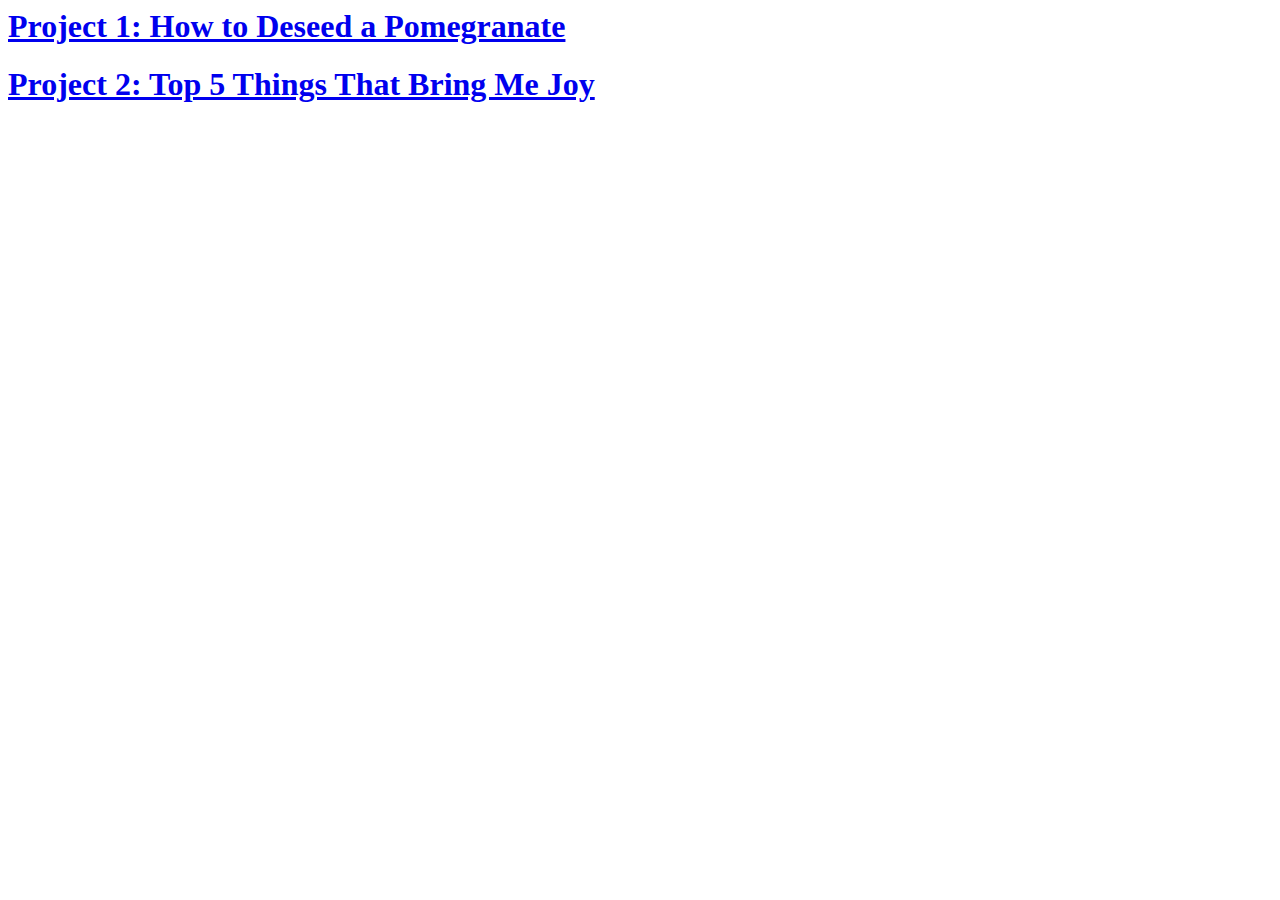
<file: index.html>
<html>
    <head>
        <title>Core 2 Interaction Lab</title>

    </head>


    <body>
        <a href="project-01/index.html"><h1>Project 1: How to Deseed a Pomegranate</h1></a>
        <a href="project-02/index.html"><h1>Project 2: Top 5 Things That Bring Me Joy</h1></a>
    </body>
</html>
</file>
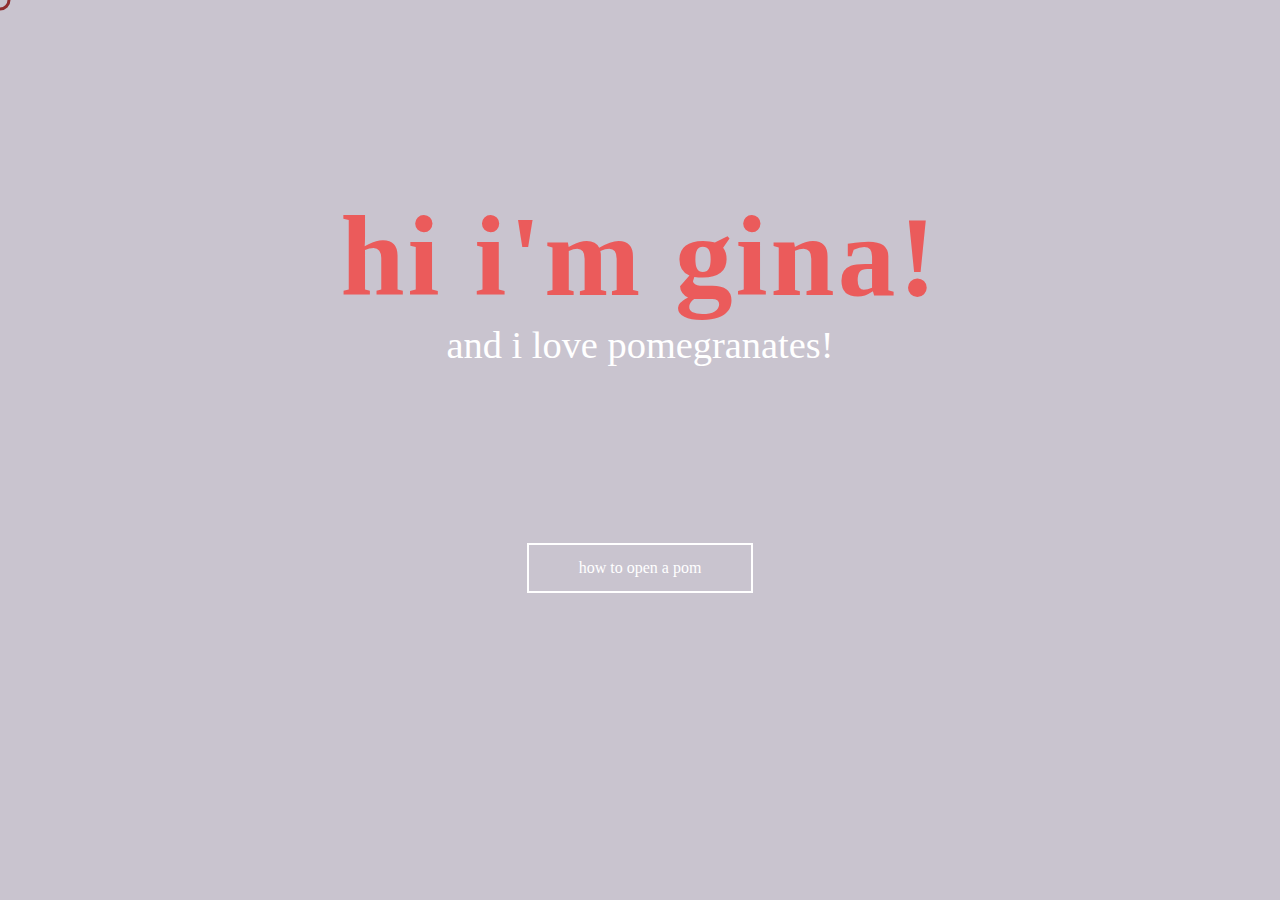
<file: project-01/index.html>
<html>
    <head>
        <title>Show Me What You Got</title>
        
        <link rel="stylesheet" href="css/style.css">
        <script src="js/global.js"></script>
    </head>

    <body>

        <div class="cursor"></div>

        <main class="scroll-container">
            <section id="title-container">
                <h1 id="name">hi i'm gina!</h1>
                <h2 id="subtitle">and i love <mark>pomegranates!</mark></h2>

                <a href="#text" id="button">how to open a pom</a>
            </section>

            <section>
                <h2 id="text">this is how you deseed a pomegranate!</h2>

                <ul>
                    <li>
                        <img src="media/one.jpg">
                        <h2 class="caption">cut the butt of the pomegranate off</h2>
                    </li>
                    <li>
                        <img src="media/two.jpg">
                        <h2 class="caption">cut the crown of the pomegranate off too</h2>
                    </li>
                    <li>
                        <img src="media/three.jpg">
                        <h2 class="caption">make shallow cuts along the ridges on the outside of the pomegranate</h2>
                    </li>
                    <li>
                        <img src="media/four.jpg">
                        <h2 class="caption">pry open the pomegranate</h2>
                    </li>
                    <li>
                        <img src="media/five.jpg">
                        <h2 class="caption">pry the seeds away from the peel and into a bowl!</h2>
                    </li>
                </ul>

                <section id="spotify">
                    <iframe src="https://open.spotify.com/embed/track/1jNKhbKmDgYSHHSCEeMXey" width="300" height="380" frameborder="0" allowtransparency="true" allow="encrypted-media"></iframe>
<h2 class="caption">and some fun pom deseeding music!</h2>

                </section>

                
            </section>





        </main>


        
    </body>
</html>
</file>
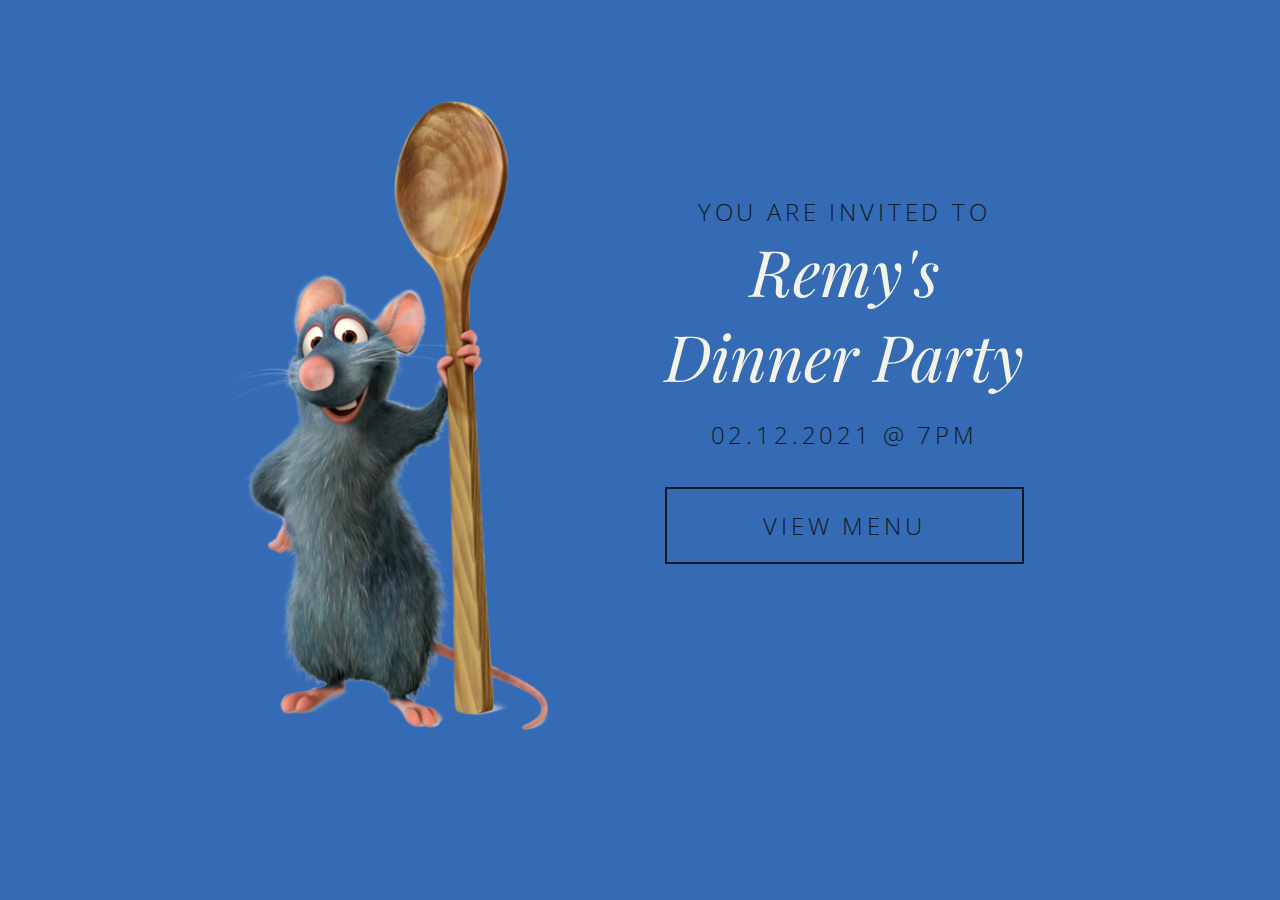
<file: project-03/index.html>
<html>
    <head>    
        <title>Remy's Dinner Party</title>

        <link rel="stylesheet" href="css/style.css">
        <link rel="stylesheet" href="css/fonts.css">
    </head>

    <body id="invitation-body">
        <div class="container">
            <div class="item">
                <img id="remy-pic" src="media/remy.png">
            </div>

            <div class="item">
                <h2 class="subheading">YOU ARE INVITED TO</h2>
                <h1 class="title">Remy's <br>Dinner Party</h1>
                <h2 class="subheading">02.12.2021 @ 7PM</h2>

                <a href="menu.html"><h3>VIEW MENU</h3></a>
                
            </div>

        </div>


    </body>





</html>
</file>
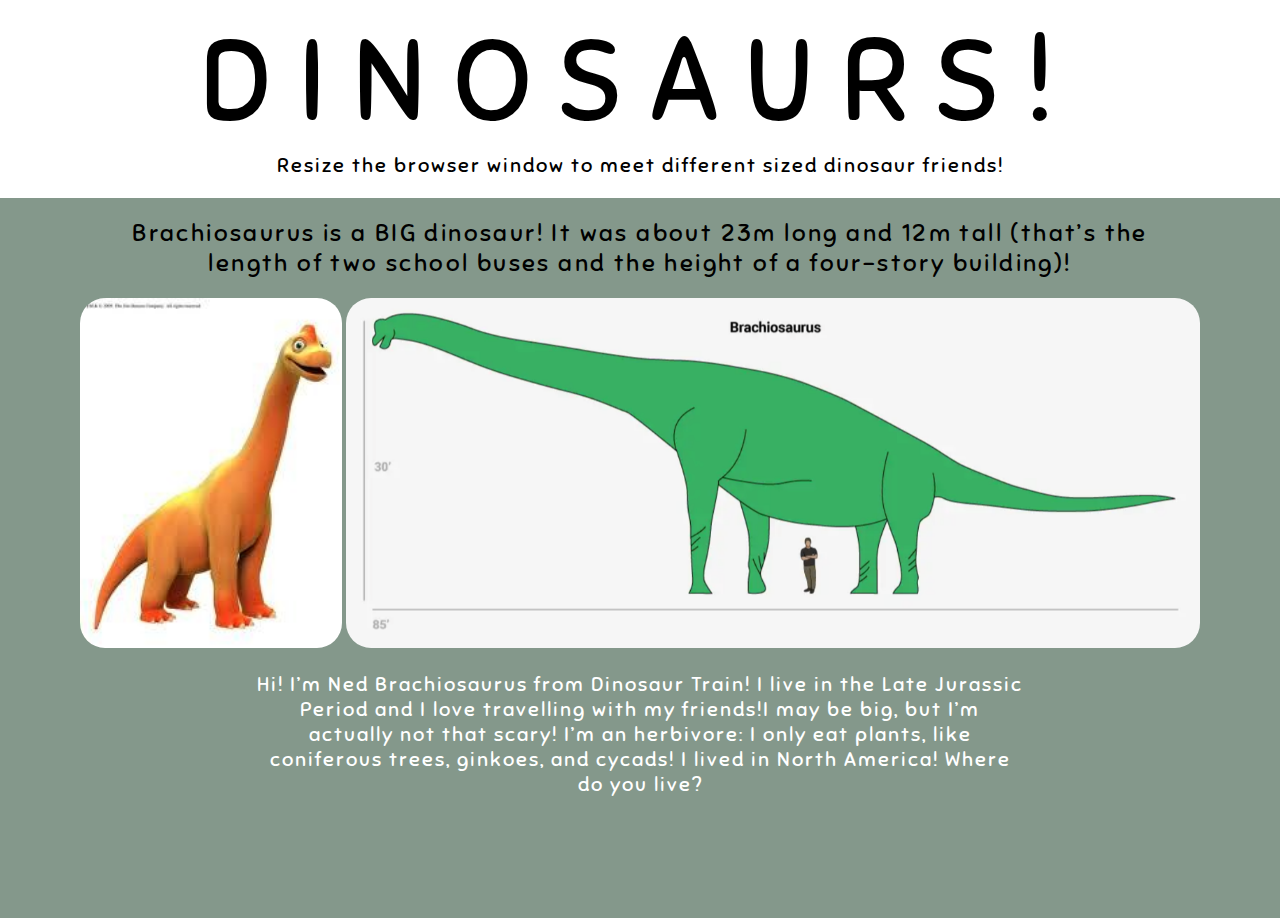
<file: project-04/index.html>
<html>
    <head>    
        <title>Dinosaurs!</title>

        <link rel="stylesheet" href="css/style.css">
        <link rel="stylesheet" href="css/fonts.css">

        <meta name="viewport" content="width=device-width, initial-scale=1">

    </head>

    <body>
        <div class="wrapper">
            <div class="one">
                <h1 class="title">DINOSAURS!</h1>

                <h2 class="subtitle">Resize the browser window to meet different sized dinosaur friends!</h2>
            </div>

            <section class="Brachiosaurus">

                <div class="two">
                    <h2 class="description"> Brachiosaurus is a BIG dinosaur! It was about 23m long and 12m tall (that’s the length of two school buses and the height of a four-story building)!</h2>
                </div>

                <section class="body-items">
                    <div class="body-1">
                        <img src="media/Ned.jpg" class="ned-img">
                        <img src="media/brachiosaurus.png" class="comparison-img">
                    </div>
                    
                    <div class="body-2">
                        <h3>Hi! I’m Ned Brachiosaurus from Dinosaur Train! I live in the Late Jurassic Period and I love travelling with my friends!I may be big, but I’m actually not that scary! I’m an herbivore: I only eat plants, like coniferous trees, ginkoes, and cycads! I lived in North America! Where do you live?
                        </h3>
                        </div>
                </section>
            </section>

            <section class="Triceratops">

                <div class="two">
                    <h2 class="description"> Triceratops is a medium sized dinosaur! An adult triceratops are about 8m long and 3m tall!</h2>
                </div>


                <section class="body-items">
                    <div class="body-1">
                        <img src="media/trixie.png" class="trixie-img">
                        <img src="media/triceratops.png" class="comparison-img2">
                    </div>
                    
                    <div class="body-2">
                        <h3>Hey there! I’m Trixie Triceratops from Toy Story 3! I might look fierce with my three horns, but I’m actually very friendly! I lived in the late Cretaceous Period, which was around 65million years ago!  Just like the Brachiosaurus, I was also an herbivore! Did you know that I have 800 teeth? That’s a lot! I use them to cut up and crush a lot of plants that I ate! 
                        </h3>
                        </div>
                </section>
            </section>
            
            <section class="Velociraptor">

                <div class="two">
                    <h2 class="description"> Velociraptors are a small dinosaur! They are about 2m long and .5m tall. They were actually only about the size of a domesticated turkey!</h2>
                </div>

                <section class="body-items">
                    <div class="body-1">
                        <img src="media/jurassic-park.jpg" class="velociraptor-img">
                        <img src="media/velociraptor.png" class="comparison-img3">
                    </div>
                    
                    <div class="body-2">
                        <h3>Hi! I'm the Velociraptor from Jurassic Park! I'm a bit different from the Triceratops and Brachiosaurus! I may be tiny, but I'm very powerful! I'm a carnivore, so I actually eat meat! I like to hunt and look for other dinosaurs to eat with my friends! Did you know that I have feathers? Unfortunately though, my arms are too short, so I cannot fly!
                        </h3>
                        </div>
                </section>
            </section>
        </div>

    </body>





</html>
</file>
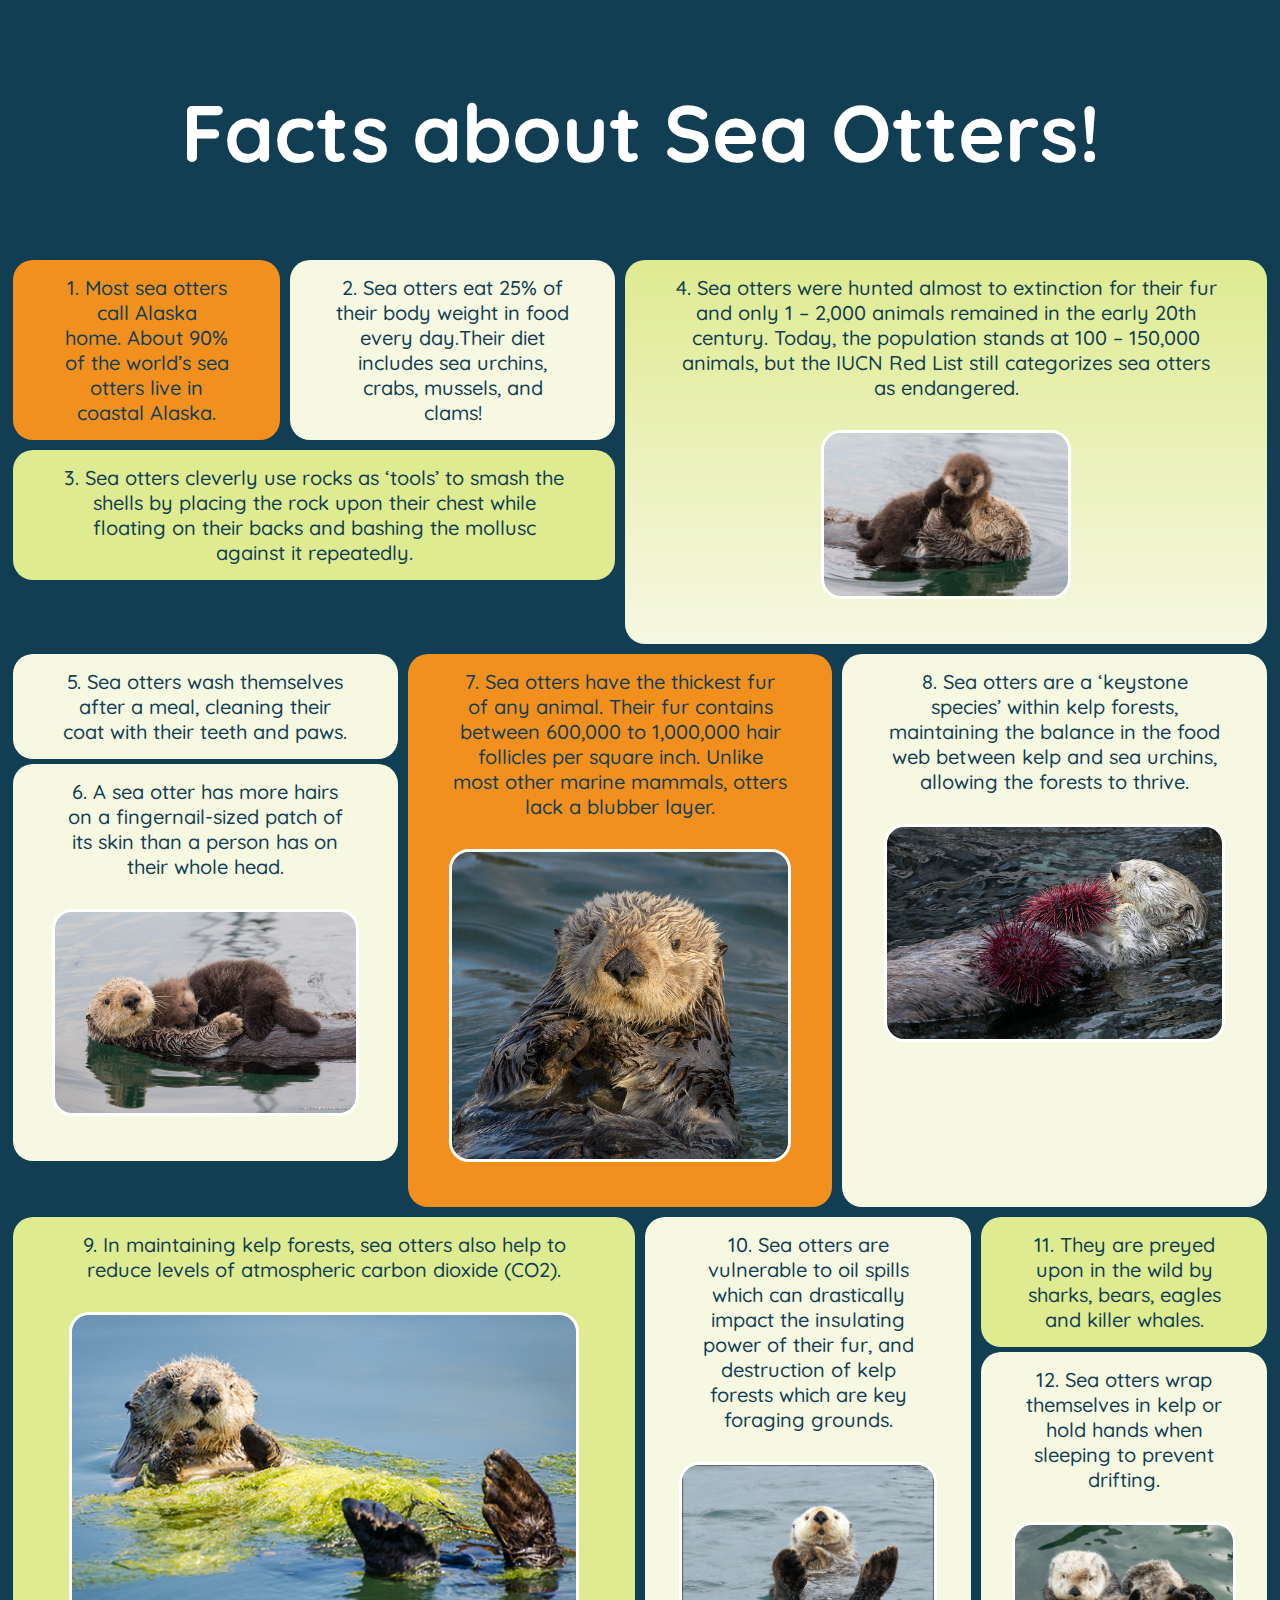
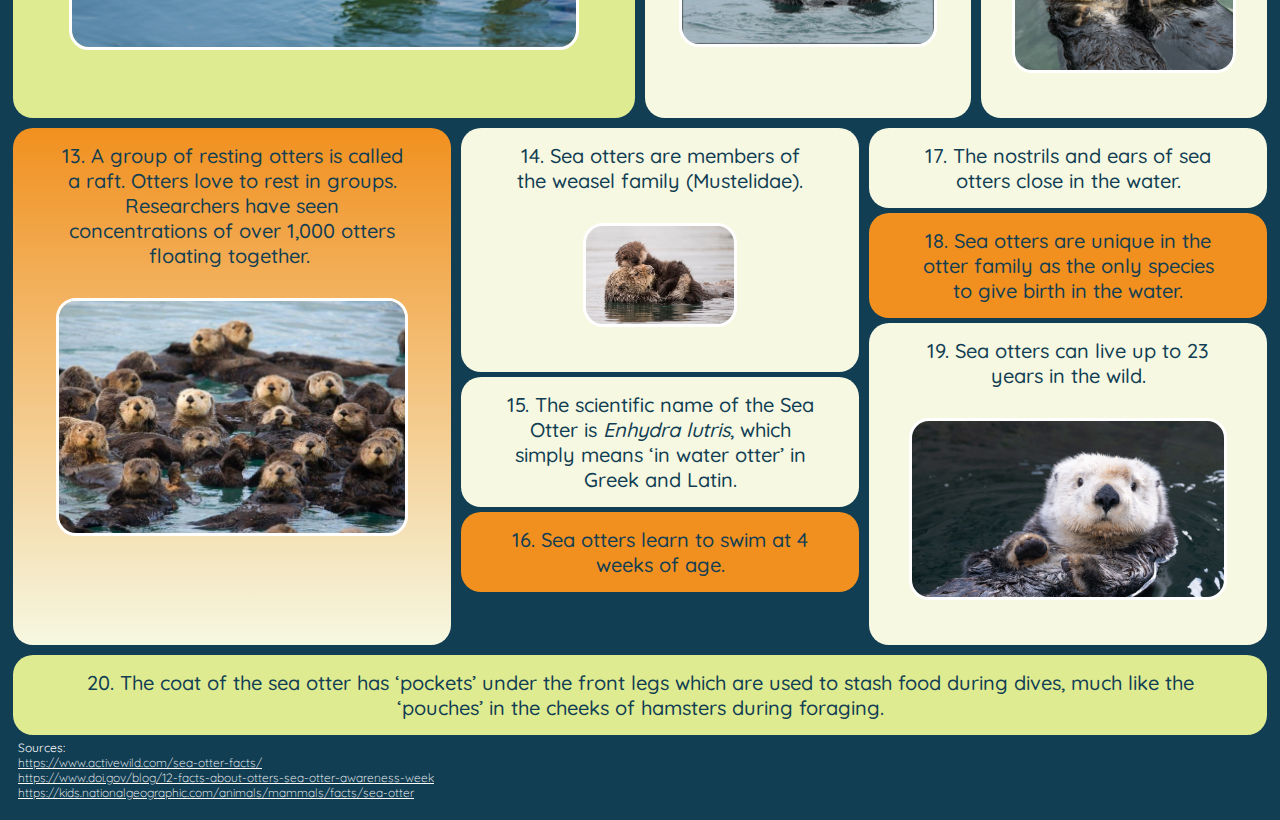
<file: project-05/index.html>
<html>
    <head>    
        <title>Facts About Sea Otters!</title>

        <link rel="stylesheet" href="css/style.css">
        <link rel="stylesheet" href="css/fonts.css">

        <meta name="viewport" content="width=device-width, initial-scale=1">

    </head>


    <body>
        <div class="container">
            <div class="row">
                <div class="child" id="title">
                    <h1>Facts about Sea Otters!</h1>
                </div>
            </div>

            <div class="row">
                <div class="column">
                    <div class="row">
                        <div class="child" id="orange">
                            <h2>1. Most sea otters call Alaska home. About 90% of the world’s sea otters live in coastal Alaska.</h2>
                        </div>
                        <div class="child" id="white">
                            <h2>2. Sea otters eat 25% of their body weight in food every day.Their diet includes sea urchins, crabs, mussels, and clams!</h2>
                        </div>
                    </div>
                    
                    <div class="child" id="green">
                        <h2>3. Sea otters cleverly use rocks as ‘tools’ to smash the shells by placing the rock upon their chest while floating on their backs and bashing the mollusc against it repeatedly.</h2>
                    </div>
                </div>
                
                <div class="block" id="green-gradient">
                    <h2>4. Sea otters were hunted almost to extinction for their fur and only 1 – 2,000 animals remained in the early 20th century. Today, the population stands at 100 – 150,000 animals, but the IUCN Red List still categorizes sea otters as endangered.</h2>

                    <img src="media/otter3.jpg">
                </div>
            </div>

            <div class="row">
                <div class="column">
                    <div class="child" id="white">
                        <h2>5. Sea otters wash themselves after a meal, cleaning their coat with their teeth and paws.</h2>
                        
                    </div>
                    <div class="child" id="white">
                        <h2>6. A sea otter has more hairs on a fingernail-sized patch of its skin than a person has on their whole head.</h2>
                        <img src="media/otter2.jpg" class="big-img">
                    </div>
                </div>

                <div class="block" id="orange">
                    <h2>7. Sea otters have the thickest fur of any animal. Their fur contains between 600,000 to 1,000,000 hair follicles per square inch. Unlike most other marine mammals, otters lack a blubber layer.</h2>

                    <img src="media/otter4.jpg" class="big-img">
                </div>
                <div class="block" id="white">
                    <h2>8. Sea otters are a ‘keystone species’ within kelp forests, maintaining the balance in the food web between kelp and sea urchins, allowing the forests to thrive.</h2>

                    <img src="media/urchin.jpg" class="big-img">
                </div>
            </div>

            <div class="row">
                <div class="block-two" id="green">
                    <h2>9. In maintaining kelp forests, sea otters also help to reduce levels of atmospheric carbon dioxide (CO2).</h2>

                    <img src="media/kelp.jpg" class="big-img">
                </div>
                <div class="block" id="white">
                    <h2>10. Sea otters are vulnerable to oil spills which can drastically impact the insulating power of their fur, and destruction of kelp forests which are key foraging grounds.</h2>

                    <img src="media/otter5.jpg" class="big-img">
                </div>

                <div class="column">
                    <div class="child" id="green">
                        <h2>11. They are preyed upon in the wild by sharks, bears, eagles and killer whales.</h2>
                    </div>
                    <div class="child" id="white">
                        <h2>12. Sea otters wrap themselves in kelp or hold hands when sleeping to prevent drifting.</h2>

                        <img src="media/hands.jpg" class="big-img">
                    </div>
                </div>
                
            </div>

            <div class="row">
                <div class="block" id="orange-gradient">
                    <h2>13. A group of resting otters is called a raft. Otters love to rest in groups. Researchers have seen concentrations of over 1,000 otters floating together. 
                    </h2>

                    <img src="media/raft.jpg" class="big-img">
                </div>

                <div class="column">
                    <div class="child" id="white">
                        <h2>14. Sea otters are members of the weasel family (Mustelidae).</h2>

                        <img src="media/otter1.jpg">
                    </div>
                    <div class="child" id="white">
                        <h2>15. The scientific name of the Sea Otter is <em>Enhydra lutris</em>, which simply means ‘in water otter’ in Greek and Latin.</h2>
                    </div>
                    <div class="child" id="orange">
                        <h2>16. Sea otters learn to swim at 4 weeks of age.
                        </h2>


                    </div>
                </div>
                
                <div class="column">
                    <div class="child" id="white">
                        <h2>17. The nostrils and ears of sea otters close in the water.
                        </h2>
                    </div>
                    <div class="child"id="orange">
                        <h2>18. Sea otters are unique in the otter family as the only species to give birth in the water.</h2>
                    </div>
                    <div class="child" id="white">
                        <h2>19. Sea otters can live up to 23 years in the wild.</h2>

                        <img src="media/otter.jpg" class="big-img">
                    </div>
                </div>
            </div>

            <div class="row">
                <div class="child" id="green">
                    <h2>20. The coat of the sea otter has ‘pockets’ under the front legs which are used to stash food during dives, much like the ‘pouches’ in the cheeks of hamsters during foraging.</h2>
                </div>
            </div>

            <h3><b>Sources:</b> <br> 
                <a href=" https://www.activewild.com/sea-otter-facts/" target="_blank">https://www.activewild.com/sea-otter-facts/</a><br> 

                <a href="https://www.doi.gov/blog/12-facts-about-otters-sea-otter-awareness-week" target="_blank">https://www.doi.gov/blog/12-facts-about-otters-sea-otter-awareness-week</a><br> 

                <a href="https://kids.nationalgeographic.com/animals/mammals/facts/sea-otter" target="_blank">https://kids.nationalgeographic.com/animals/mammals/facts/sea-otter</a>
            </h3>

        </div>





    </body>






</html>
</file>
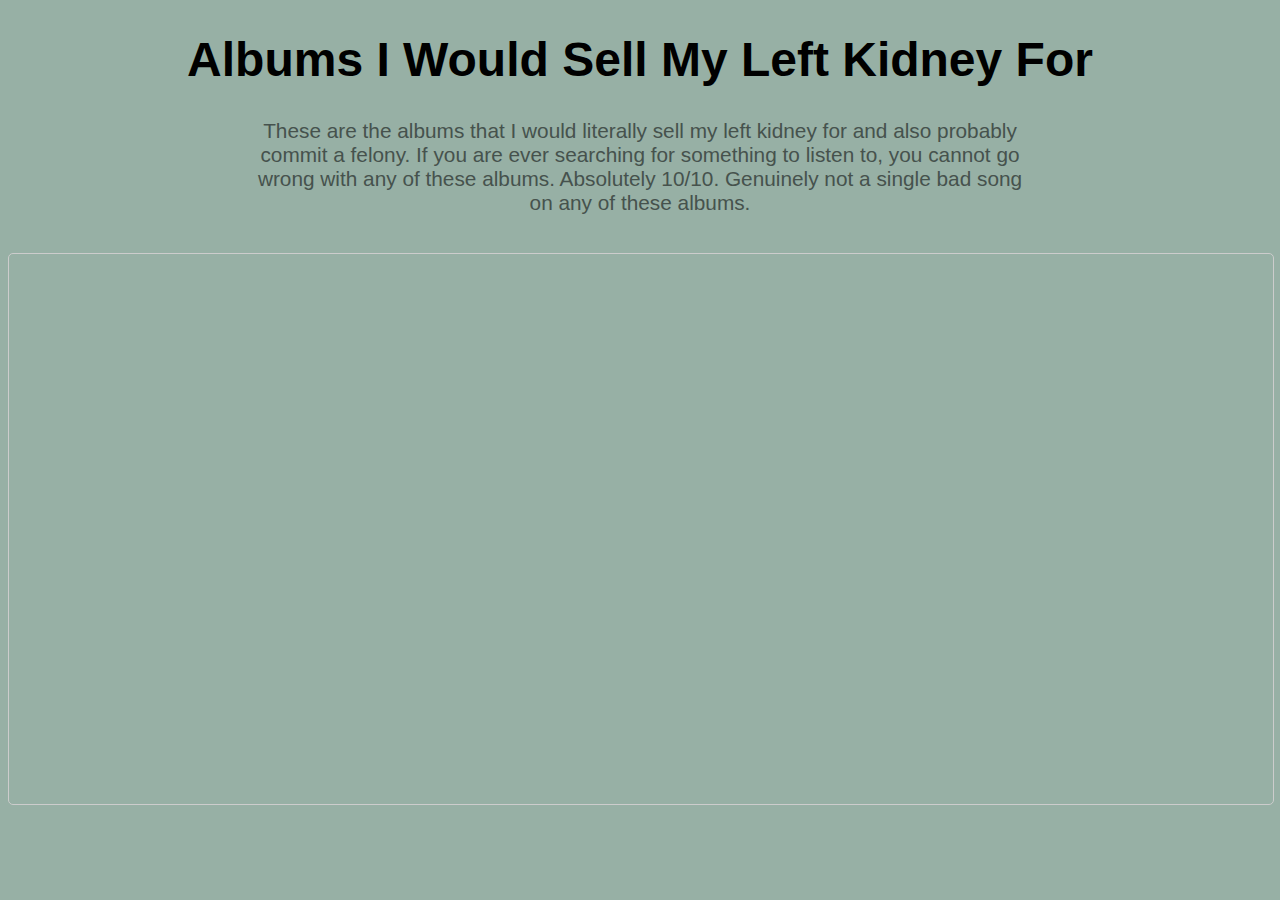
<file: project-07/index.html>
<!DOCTYPE html>
<html lang="en">
<head>
   
    <link rel="stylesheet" href="css/style.css">

    <meta charset="UTF-8">
    <meta name="viewport" content="width=device-width, initial-scale=1.0">
    <title>Top 10 Albums</title>
</head>
<body>
    <h1>Albums I Would Sell My Left Kidney For</h1>
    
    <p>These are the albums that I would literally sell my left kidney for and also probably commit a felony. If you are ever searching for something to listen to, you cannot go wrong with any of these albums. Absolutely 10/10. Genuinely not a single bad song on any of these albums.</p>

    <iframe class="airtable-embed" src="https://airtable.com/embed/shrb7owk9oZ53itEj?backgroundColor=blue&viewControls=on" frameborder="0" onmousewheel="" width="100%" height="550" style="background: transparent; border: 1px solid #ccc; border-radius: 5px;"></iframe>


    <script src="lib/airtable.browser.js"></script> 
    <script src="js/global.js"></script>
</body>
</html>
</file>
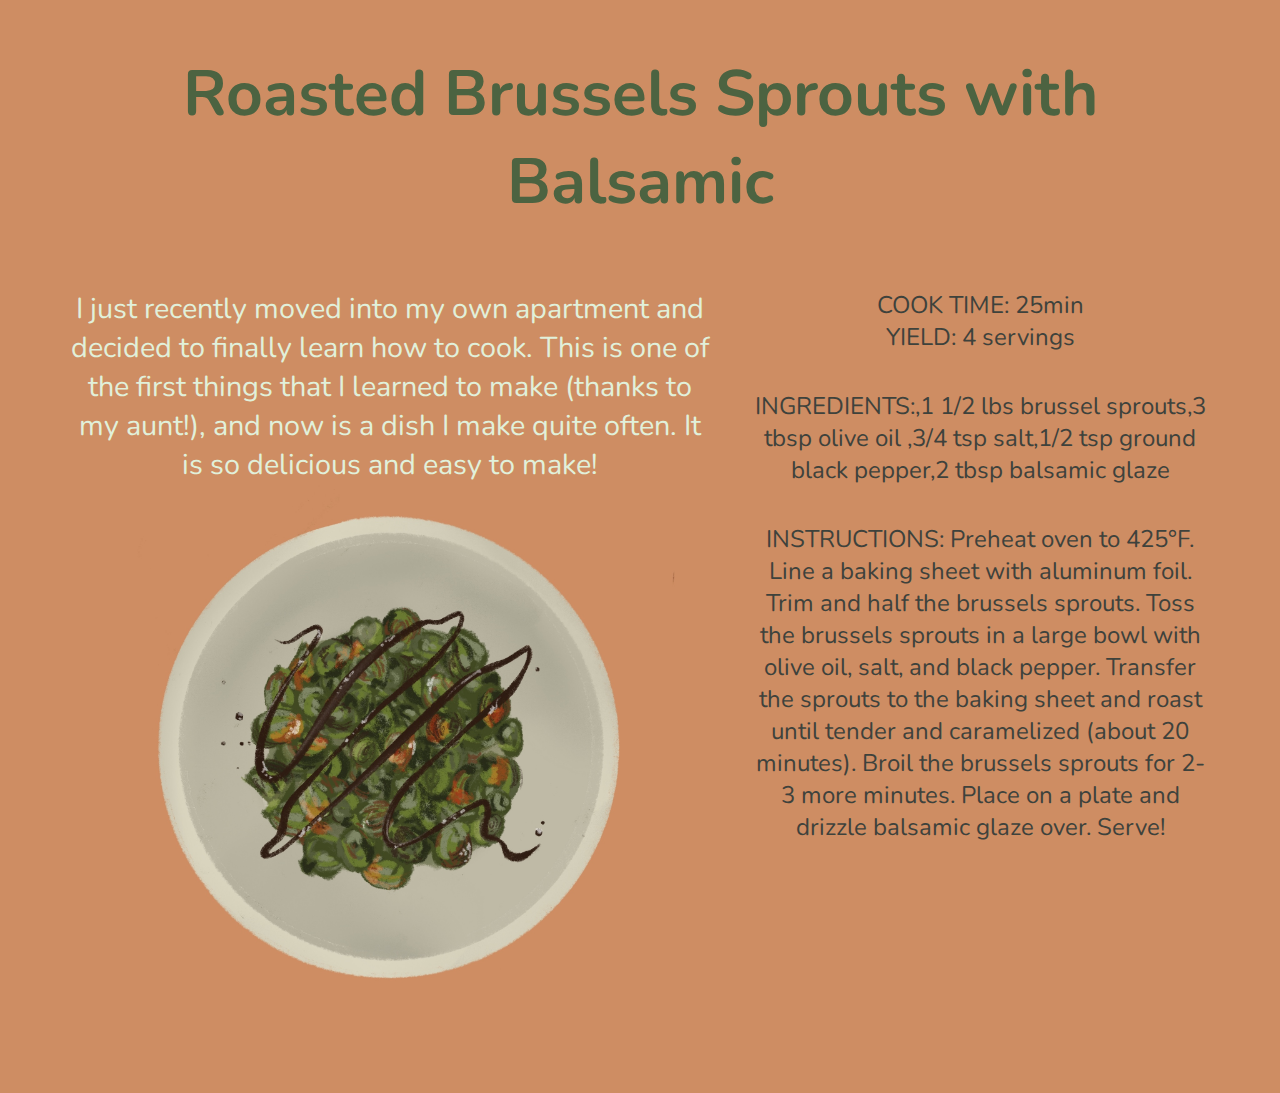
<file: project-08/index.html>
<!DOCTYPE html>
<html lang="en">
<head>
    <meta charset="UTF-8">
    <meta name="viewport" content="width=device-width, initial-scale=1.0">
    <title>Brussels Sprouts!</title>

    <link rel="stylesheet" href="css/style.css">
    <link rel="stylesheet" href="css/fonts.css">
    
</head>

<body>

    <h1 id="title"></h1>

    <div class="container">
        <div class="block1">
            <h2 id="description"></h2> 
            <img src="media/brussels.jpg">

        </div> 
        
        
 
        <div class="block">
            <h2 id="time"></h2> 
            <h2 id="yield"></h2> &nbsp;
            <h2 id="ingredients"></h2> &nbsp;
            <h2 id="instructions"></h2>
        </div>
    </div>

    


        
        





    </section>
    



<!--    <span id="author"></span>-->

    
<script src="js/global.js"></script>
</body>
</html>
</file>
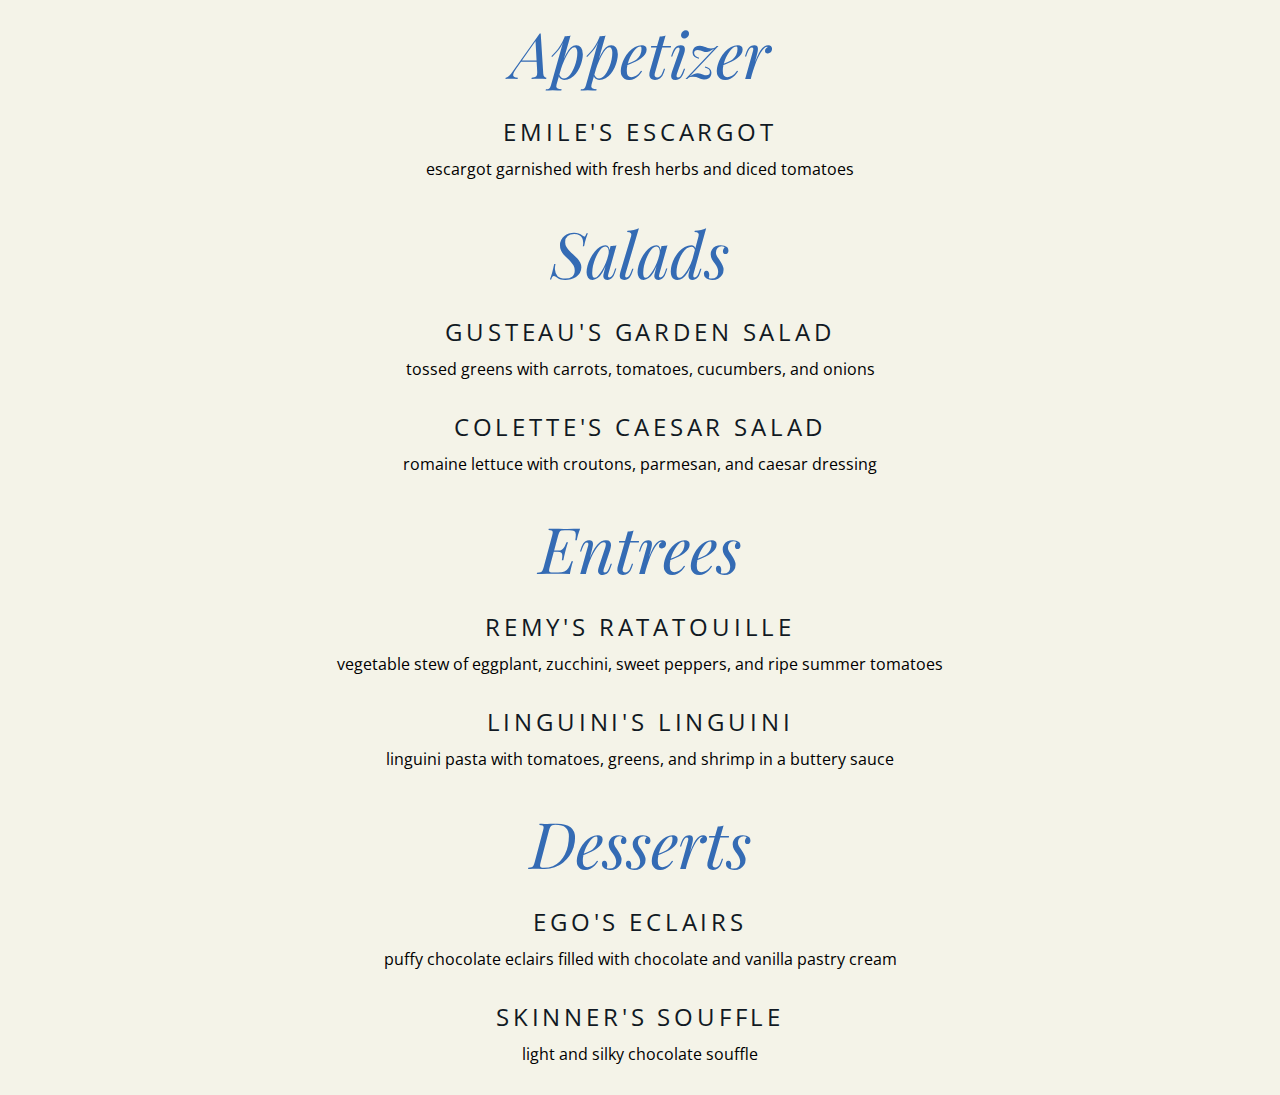
<file: project-03/menu.html>
<html>
    <head>    
        <title>Remy's Dinner Party</title>

        <link rel="stylesheet" href="css/style.css">
        <link rel="stylesheet" href="css/fonts.css">
    </head>

    <body id="menu-body">

        <div class="course-container">
            <h1 class="course">Appetizer</h1>
            <h2 class="subheading"><b>EMILE'S ESCARGOT</b></h2>
            <h4 class="description">escargot garnished with fresh herbs and diced tomatoes</h4>
        </div>

        <div class="course-container">
            <h1 class="course">Salads</h1>
            <h2 class="subheading"><b>GUSTEAU'S GARDEN SALAD</b></h2>
            <h4 class="description">tossed greens with carrots, tomatoes, cucumbers, and onions</h4>
            <h2 class="subheading"><b>COLETTE'S CAESAR SALAD</b></h2>
            <h4 class="description">romaine lettuce with croutons, parmesan, and caesar dressing</h4>
        </div>

        <div class="course-container">
            <h1 class="course">Entrees</h1>
            <h2 class="subheading"><b>REMY'S RATATOUILLE</b></h2>
            <h4 class="description">vegetable stew of eggplant, zucchini, sweet peppers, and ripe summer tomatoes</h4>
            <h2 class="subheading"><b>LINGUINI'S LINGUINI</b></h2>
            <h4 class="description">linguini pasta with tomatoes, greens, and shrimp in a buttery sauce</h4>
        </div>


        <div class="course-container">
            <h1 class="course">Desserts</h1>
            <h2 class="subheading"><b>EGO'S ECLAIRS</b></h2>
            <h4 class="description">puffy chocolate eclairs filled with chocolate and vanilla pastry cream</h4>
            <h2 class="subheading"><b>SKINNER'S SOUFFLE</b></h2>
            <h4 class="description">light and silky chocolate souffle</h4>
        </div>
        
    </body>
</html>
</file>
<file: project-01/css/style.css>
body{
    background: #C9C4CF;
    margin: 0;
    cursor: none;
}

.cursor{
    width: 15px;
    height: 15px;
    border: 3px solid #902C2E;
    border-radius: 50%;
    position: absolute;
    transform: translate(-50%,-50%);
    pointer-events: none;
    z-index: 2;
}

.scroll-container {
    height: 100vh;
    overflow-y: scroll;
    scroll-snap-type: y mandatory;
    scroll-behavior: smooth; 
  }
  
section {
    height: 100vh;
    scroll-snap-align: center;

    display: block;
    box-sizing: border-box;
}

#title-container{
    margin: auto;

    padding: 10px;
}

#name{
    font-family: 'Poppins';
    font-weight: 600;
    font-size: 9vw;
    letter-spacing: 3;

    margin: 20vh 0 0 0;
    text-align: center;

    color: #EB5B5B;
    align-self: unset;

	animation: bounce 2s infinite;
}

#subtitle{
    font-family: 'Poppins';
    font-weight: 500;
    font-size: 3vw;
    margin: 0;
    text-align: center;
    color: #FFFFFF;
}

mark{
    background-color: transparent;
    color: white;
}

#subtitle:hover mark{
    color: #902C2E;
    cursor: none;
}

@keyframes bounce {
    0%, 20%, 50%, 80%, 100% {transform: translateY(0);} 
    40% {transform: translateY(-20px);} 
    60% {transform: translateY(-15px);} 
 } 

#button{
    font-family: 'Poppins';
    font-weight: 400;
    color: white;
    border: 2px solid white;
    padding: 14px 50px;
    text-align: center;
    margin-left: auto;
    margin-right: auto;
    position: relative;
    display: block;
    top: 20%;
    width: fit-content;
    overflow: hidden;
    transition: 1s all ease;

    cursor: none;
}

#button::before{
    background: #902C2E;
   content: "";
    width: 100%;
    position: absolute;
    top: 50%;
    left: 50%;
    transform: translate(-50%,-50%);
    z-index:-1;
    transition: all .6s ease;
    height: 0;
    transform: translate(-50%,-50%) rotate(-45deg);
}


#button:hover::before{
    height: 500%;
}

a:link {
    text-decoration: none;
  }
  
  a:visited {
    text-decoration: none;
  }

/* page 2*/

#text{
    text-align: center;
    position: relative;
    top: 30px;
    font-size: 4vw;
    font-family: Poppins;
    font-weight: 500;
    color: #902C2E;

}

.caption{
    font-family: Poppins;
    font-weight: 400;
    font-size: 12px;
    color: #902C2E;
    width: 15vw;
    text-align: center;
    margin-right: auto;
    margin-left: auto;
}

ul{
    display: flex;
    flex-wrap: wrap;
    list-style-type: none;
    padding: 0;
    text-align: center;
}

li{
    flex-grow: 1;
    height: 15vw;
}


img{ 
    width: 15vw;
    object-fit: cover;
    vertical-align: bottom;
    padding: 20 0 0 0;

    display: inline-block;
    vertical-align: middle;
   
    transform: perspective(1px) translateZ(0);

}

img:hover {
    animation: shake .15s linear infinite;
}
  

#spotify{
    display: flex;
    flex-direction: column;
    align-items: center;
    height: 300;
    top: 10%;
    position: relative;


}



@keyframes shake {
    50% {
      transform: translateX(4px) rotate(3deg);
    }
    100% {
      transform: translateX(-4px) rotate(-3deg);
    }
  }
</file>
<file: project-03/css/style.css>
h1{
    font-family: 'Playfair Display', serif;
    font-style: italic;
    font-weight: 400;
}


/* invitation */ 

#invitation-body{
    width: 100vw;
    height: 100vh;

    background: #346BB4;
    margin: 0;
}

.container{
    display: flex;
    flex-direction: row;
    align-items: center;
    justify-content: center;
    margin: auto;

}

.item{
    align-self: auto;
    padding: 30px;
}

.subheading{
    font-family: 'Open Sans', sans-serif;
    font-weight: 300;
    letter-spacing: .16em;
    font-size: 1.5em;
    text-align: center;
    margin: 0;
    color: #111923;
}

.title{
    color: #F4F3E8;
    font-size: 4em;
    text-align: center;
    margin: 0 0 20 0;
}

#remy-pic{
    margin: 20% 0 0 -15%;
    height: 70vh;
}

h3{
    font-family: 'Open Sans', sans-serif;;
    font-weight: 300;
    letter-spacing: .16em;

    font-size: 1.5em;
    color: #111923;
    border: 2px solid #111923;

    top: 20%;
    padding: 20px 30px;
    margin: 10% 0 0 0;
    text-align: center;
}

h3:hover{
    color: #F4F3E8;
    border: 2px solid #F4F3E8;

}

a:link {
    text-decoration: none;
  }
  
  a:visited {
    text-decoration: none;
  }

/* menu */

#menu-body{
    background: #F4F3E8;
}

.course{
    text-align: center;
    font-size: 4em;
    margin: 0 0 20 0;
    color: #346BB4;
}

.description{
    font-family: 'Open Sans', sans-serif;
    font-weight: 400;
    font-size: 1em;
    text-align: center;
    margin: 10 0 30 0;

}

.course-container{
    margin: 10;
}
</file>
<file: project-03/css/fonts.css>
@import url('https://fonts.googleapis.com/css2?family=Playfair+Display:ital@0;1&display=swap');

@import url('https://fonts.googleapis.com/css2?family=Open+Sans:wght@300;400&display=swap');
</file>
<file: project-04/css/style.css>
body{
    width: 100vw;
    height: 100vh;
    margin: 0;

    display: grid;
}

.wrapper{
    display: grid;
    grid-template-columns: repeat(1, 1fr);
    grid-template-rows: auto auto 1fr;
    align-items: center;
}

.one {
    grid-column: 1 / 5;
    grid-row: 1;
    background-color: white;

    height: fit-content;
  }
  .two {
    grid-column: 1 / 5;
    grid-row: 2;

  }
  .three {
    grid-column: 1;
    grid-row: 3;
    background-color: pink;
    display: flex;
  }


.title{
    font-family:'Sniglet', cursive;
    font-weight: 400;
    text-align: center;
    letter-spacing: 0.235em;
    font-size: 9vw;
    margin: auto;
    margin-top: 10; 
}

h2{
    font-family:'Sniglet', cursive;
    font-weight: 400;
    text-align: center; 
    letter-spacing: 0.1em;
}

.subtitle{
    font-size: 20px;
    margin: 0 0 20 0;
}

.description{
    font-size: 1.5em;
    width: 80vw;
    margin: 20 auto ;
}

.ned-img{
    height: 350px;
    border-radius: 25px;
}

.trixie-img{
    height: 250px;
    border-radius: 25px;
}

.velociraptor-img{
    height: 150px;
    border-radius: 25px;
}

.comparison-img{
    height:350px;
    border-radius: 25px;
}
.comparison-img2{
    height:250px;
    border-radius: 25px;
}
.comparison-img3{
    height:150px;
    border-radius: 25px;
}


h3{
    font-family:'Sniglet', cursive;
    font-weight: 400;
    text-align: center; 
    letter-spacing: 0.1em;
    font-size: 1.25em;
    color: white;
}

.body-items{
    display: inline-block
}
.body-1{
    text-align: center;

}

.body-2{
    width: 60%;
    margin: auto;
}

.brachiosaurus{
    background-color:#84988B;
    width: 100vw;
    height: 80vh;

}

.Triceratops{
    background-color:#9EB6BA;
    width: 100vw;
    height: 85vh;

}

.velociraptor{
    background-color:#D1A576;
    width: 100vw;
    height: 90vh;

}



@media only screen and (min-width: 0px) {

    .velociraptor{
        display: block;
    }
    .triceratops{
        display: none;
    }
    .brachiosaurus{
        display: none;
    }

@media only screen and (min-width: 800px){
    .velociraptor{
        display: none;
    }
    .triceratops{
        display: block;
    }
    .brachiosaurus{
        display: none;
    }
}


@media only screen and (min-width: 1200px) {
    .velociraptor{
        display: none;
    }
    .triceratops{
        display: none;
    }
    .brachiosaurus{
        display: block;
    }
}}
</file>
<file: project-04/css/fonts.css>
@import url('https://fonts.googleapis.com/css2?family=Sniglet:wght@400;800&display=swap');
</file>
<file: project-05/css/style.css>
body{
    background-color: #113E53;
}
/* FLEX BOX*/

.child {
    flex: 1 1 auto;
    margin: 5;
    padding: 15;
    text-align: center;
    border-radius: 20px;

    font-family: 'Quicksand', sans-serif;
  }

  .row {
 
    display: flex;
    align-items: stretch;

  }
  
  .column{
    flex:1;

  }
  
  .block{
    flex: 1;
    margin: 5;
    text-align: center;
    border-radius: 20px;

    font-family: 'Quicksand', sans-serif;
    padding: 15;
  }
  
  .block-two{
    flex: 2;
    margin: 5;
    background: #333;
    color: #eee;
    text-align: center;
    border-radius: 20px;
    padding: 15;

    font-family: 'Quicksand', sans-serif;
}
  
/* CONTENT */
h1{
    font-family: 'Quicksand', sans-serif;
    font-size: 5em;
    color: white;
}

h2{
    font-size: 1.25em;
    font-weight: 500;
    margin: 0 30;
    color: #113E53;
}

h3{
    font-family: 'Quicksand', sans-serif;
    font-weight: 300;
    font-size: .75em;
    margin: 0 0 20 10;
    color: white;
}


#title{
    background-color: #113E53;
}

#orange{
    background-color: #F1901F;
}

#green{
    background-color: #DEEB91;
}

#white{
    background-color: #F6F8E2;
}

#green-gradient{
    background: rgb(222,235,145);
background: linear-gradient(180deg, rgba(222,235,145,1) 0%, rgba(246,248,226,1) 100%);
}

#orange-gradient{
    background: rgb(241,144,31);
background: linear-gradient(180deg, rgba(241,144,31,1) 0%, rgba(246,248,226,1) 100%);
}

a:link, a:visited {
    text-decoration: underline;
    color: white;
}
  
img{
    width: 40%;
    margin: 30 0 30 0;
    border-radius: 20px;
    border: white solid;
}

.big-img{
    width: 85%;
}
</file>
<file: project-05/css/fonts.css>
@import url('https://fonts.googleapis.com/css2?family=Quicksand:wght@300;400;500;600;700&display=swap');
</file>
<file: project-07/css/style.css>
body{
    background-color: #97b0a5;
}

h1{
    font-family: 'DM Sans', sans-serif;
    font-size: 3em;

    text-align: center;
    color: black;
}

p{
    font-family: 'DM Sans', sans-serif;
    font-size: 1.3em;
    font-weight: 400;
    width: 60vw;
margin: auto ;
text-align: center;
color: #46524d;
}

.airtable-embed{
    margin-top: 3%;
}
</file>
<file: project-08/css/style.css>
body {
    background-color: #CE8D63;
    margin: 50px;
    font-size: 32px;
}

.container{
    display: flex;
    flex: 1;

}

.block1{
    flex: 2;    
    padding: 20px; 
}
.block{
    flex: 3;
    padding: 20px;
    color: #3e423c;

}

img{
    width: 100%;


}

#description{
    width: 50vw;
    font-size: .9em;


    color: #e1f0da;
}

h1 {
    font-family: 'Nunito', sans-serif;
    font-weight: 700;
    font-size: 2em;
    text-align: center;
    color: #4c6341;
}

h2{
    font-family: 'Nunito', sans-serif;
    font-weight: 400;
    font-size: .75em;

    text-align: center;

    margin: auto;
}
</file>
<file: project-08/css/fonts.css>
@import url('https://fonts.googleapis.com/css2?family=Nunito:wght@300;400;600;700;800&display=swap');
</file>
